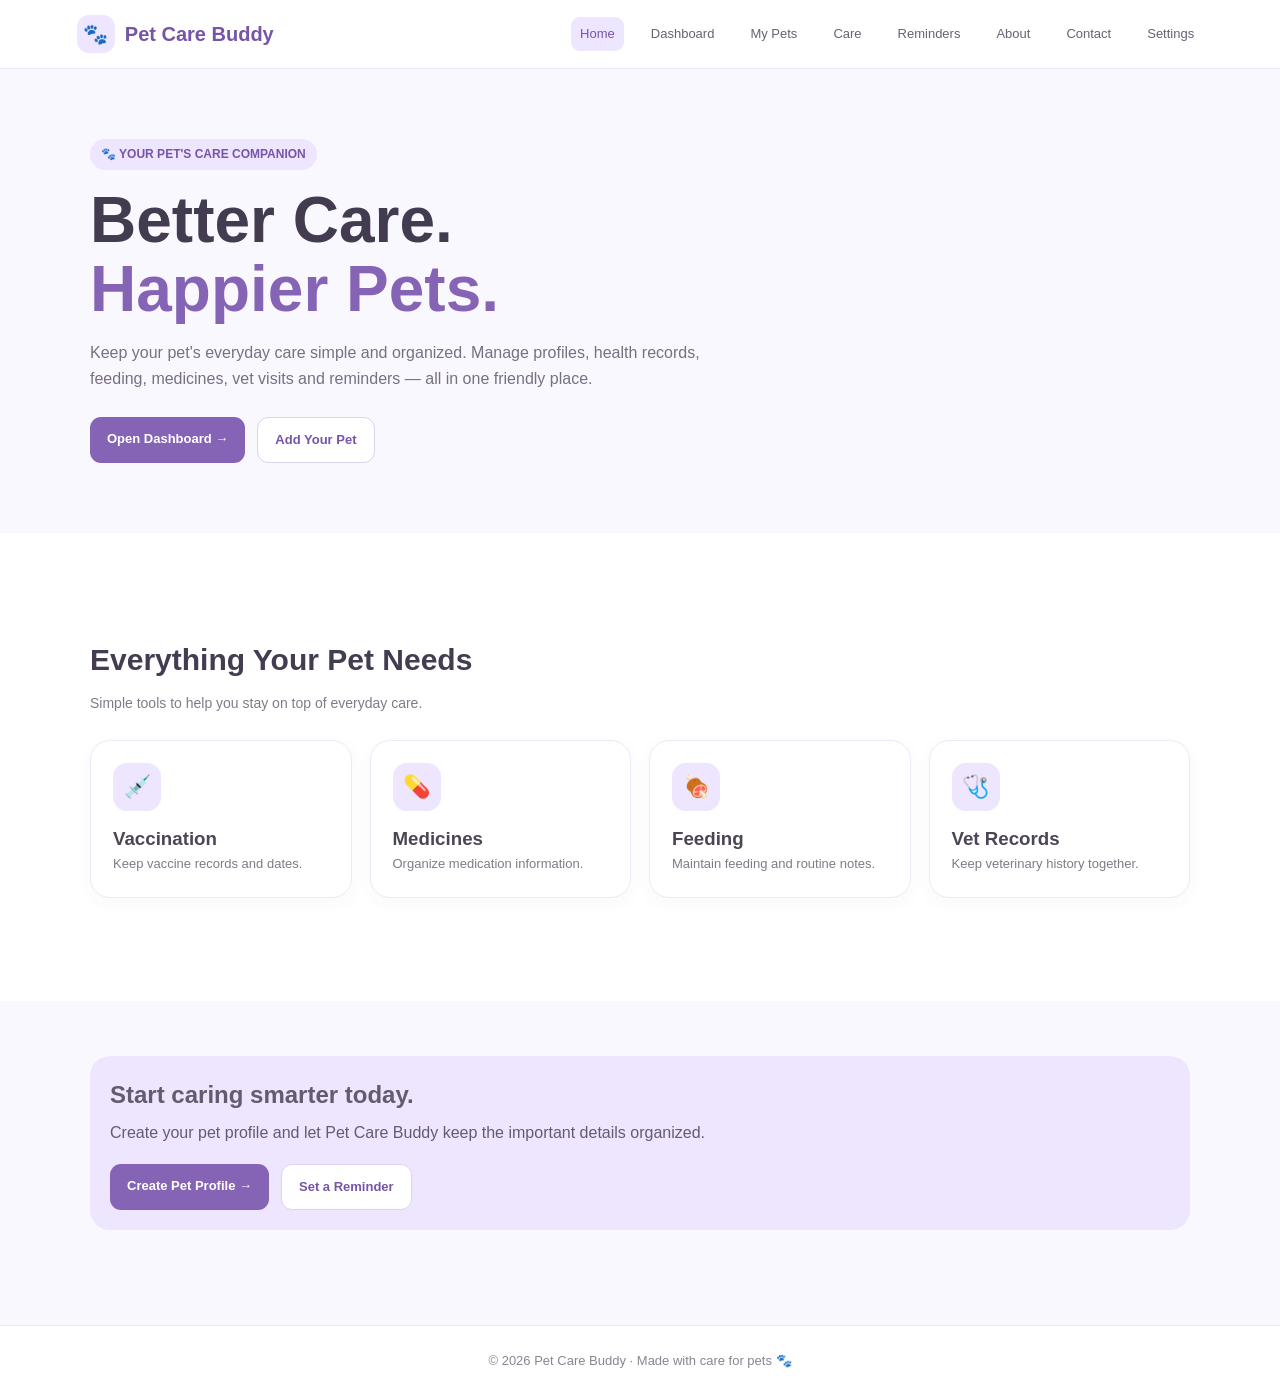
<file: index.html>
<!doctype html><html lang="en"><head><meta charset="utf-8"><meta name="viewport" content="width=device-width,initial-scale=1"><meta name="description" content="Pet Care Buddy helps pet parents manage pets, health records, feeding and reminders."><title>Pet Care Buddy — Better Care, Happier Pets</title><link rel="stylesheet" href="app.css"><script src="app.js"></script></head><body><script>document.write(nav('home'))</script><main><section class="container hero"><span class="eyebrow">🐾 YOUR PET'S CARE COMPANION</span><h1>Better Care.<br><span>Happier Pets.</span></h1><p>Keep your pet's everyday care simple and organized. Manage profiles, health records, feeding, medicines, vet visits and reminders — all in one friendly place.</p><div class="buttons"><a class="btn primary" href="dashboard.html">Open Dashboard →</a><a class="btn secondary" href="my-pet.html">Add Your Pet</a></div></section><section class="section" style="background:#fff"><div class="container"><h2 class="section-title">Everything Your Pet Needs</h2><p class="section-sub">Simple tools to help you stay on top of everyday care.</p><div class="grid grid-4" style="margin-top:25px"><a class="card" href="care.html"><div class="icon">💉</div><h3>Vaccination</h3><p class="muted">Keep vaccine records and dates.</p></a><a class="card" href="care.html"><div class="icon">💊</div><h3>Medicines</h3><p class="muted">Organize medication information.</p></a><a class="card" href="care.html"><div class="icon">🍖</div><h3>Feeding</h3><p class="muted">Maintain feeding and routine notes.</p></a><a class="card" href="care.html"><div class="icon">🩺</div><h3>Vet Records</h3><p class="muted">Keep veterinary history together.</p></a></div></div></section><section class="container section"><div class="tip"><h2>Start caring smarter today.</h2><p style="margin-top:6px">Create your pet profile and let Pet Care Buddy keep the important details organized.</p><div class="buttons" style="margin-top:18px"><a class="btn primary" href="my-pet.html">Create Pet Profile →</a><a class="btn secondary" href="reminders.html">Set a Reminder</a></div></div></section></main><script>document.write(footer())</script></body></html>
</file>
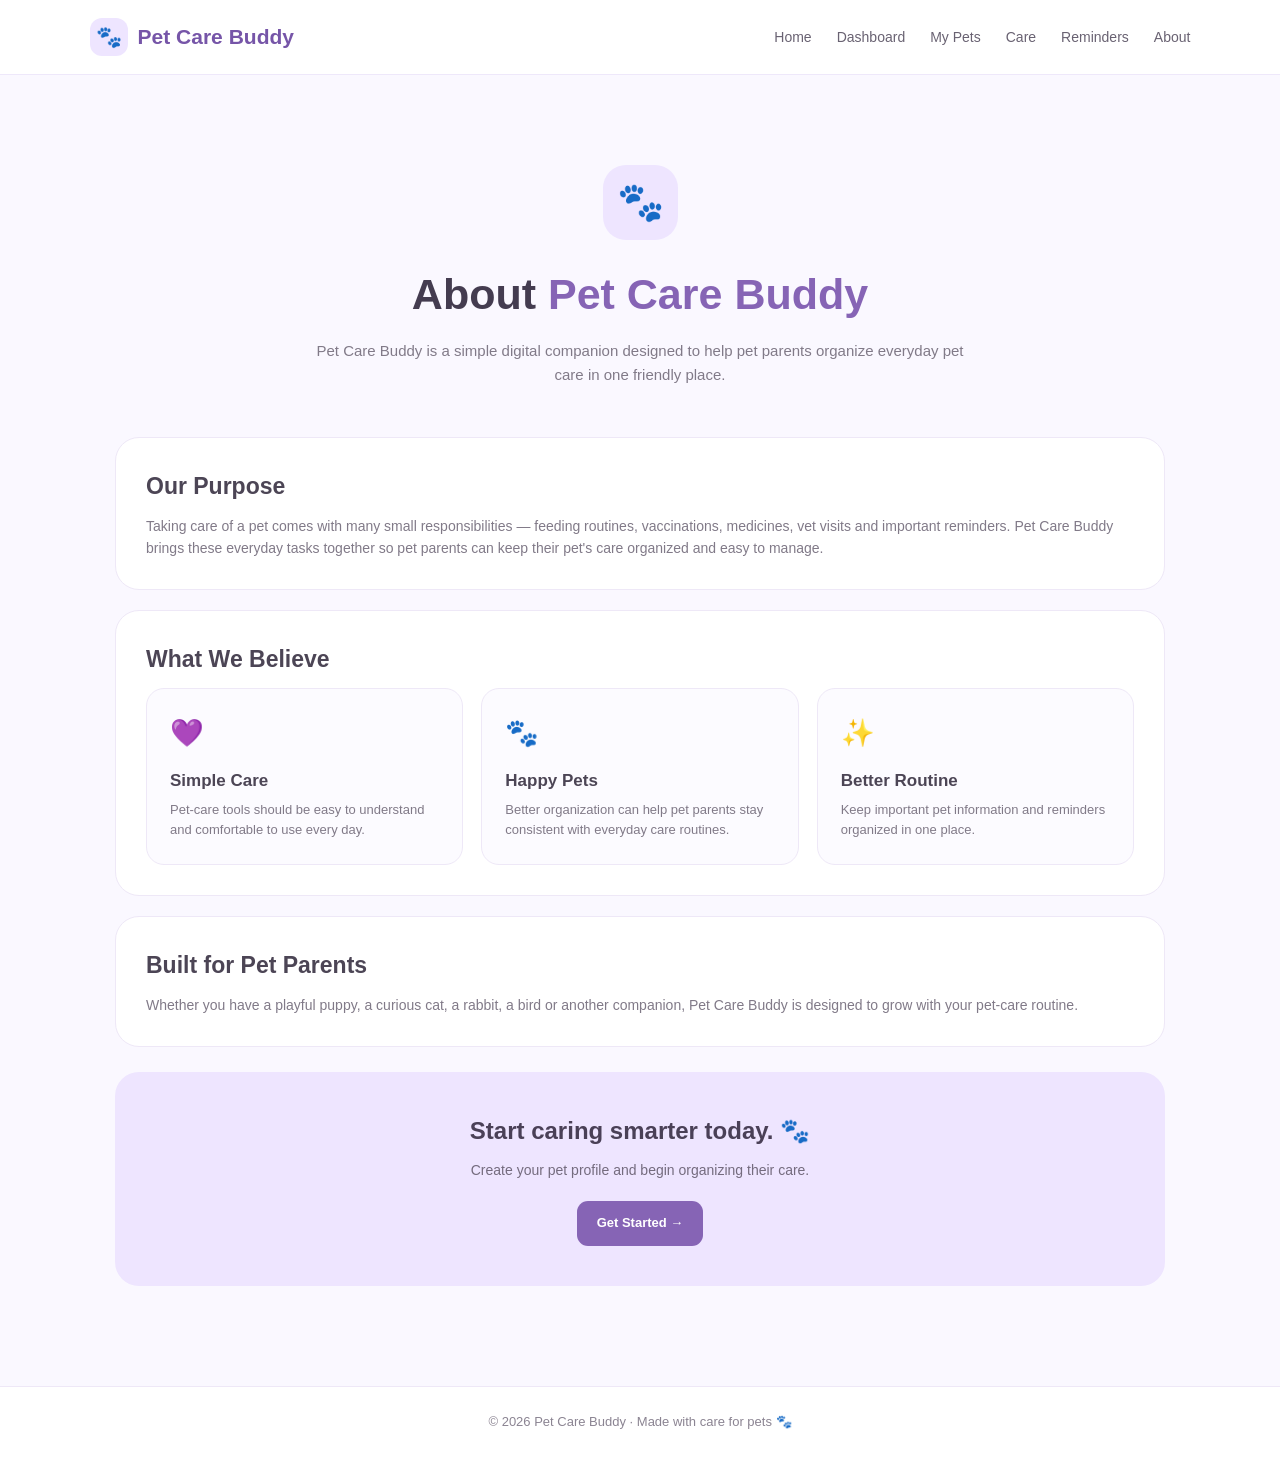
<file: about.html>
<!DOCTYPE html>
<html lang="en">
<head>
<meta charset="UTF-8">
<meta name="viewport" content="width=device-width, initial-scale=1.0">
<title>About | Pet Care Buddy</title>

<style>
*{box-sizing:border-box;margin:0;padding:0;font-family:Arial,sans-serif}

body{
  background:#faf8ff;
  color:#514b5f;
  line-height:1.6;
}

header{
  padding:18px 7%;
  background:white;
  border-bottom:1px solid #eee8fa;
  display:flex;
  align-items:center;
  justify-content:space-between;
}

.logo{
  display:flex;
  align-items:center;
  gap:10px;
  color:#7655a8;
  font-size:21px;
  font-weight:700;
}

.logo-icon{
  width:38px;
  height:38px;
  border-radius:12px;
  background:#eee5ff;
  display:flex;
  align-items:center;
  justify-content:center;
}

nav{
  display:flex;
  gap:25px;
}

nav a{
  text-decoration:none;
  color:#696272;
  font-size:14px;
}

nav a:hover{
  color:#7655a8;
}

.container{
  width:86%;
  max-width:1050px;
  margin:auto;
  padding:55px 0;
}

.hero{
  text-align:center;
  padding:35px 10px 50px;
}

.hero-icon{
  width:75px;
  height:75px;
  border-radius:23px;
  background:#eee5ff;
  display:flex;
  align-items:center;
  justify-content:center;
  font-size:38px;
  margin:0 auto 20px;
}

.hero h1{
  color:#443c50;
  font-size:43px;
  margin-bottom:10px;
}

.hero h1 span{
  color:#8664b5;
}

.hero p{
  max-width:650px;
  margin:auto;
  color:#817a88;
  font-size:15px;
}

.section{
  background:white;
  border:1px solid #eee8f7;
  border-radius:24px;
  padding:30px;
  margin-bottom:20px;
}

.section h2{
  color:#4c4555;
  font-size:23px;
  margin-bottom:10px;
}

.section p{
  color:#817a88;
  font-size:14px;
}

.values{
  display:grid;
  grid-template-columns:repeat(3,1fr);
  gap:18px;
}

.value{
  background:#fcfbff;
  border:1px solid #eee8f7;
  border-radius:18px;
  padding:23px;
}

.value-icon{
  font-size:27px;
  margin-bottom:12px;
}

.value h3{
  color:#4c4555;
  font-size:17px;
  margin-bottom:5px;
}

.value p{
  color:#817a88;
  font-size:13px;
}

.cta{
  text-align:center;
  background:#eee5ff;
  border-radius:24px;
  padding:40px 25px;
  margin-top:25px;
}

.cta h2{
  color:#4a4057;
  margin-bottom:8px;
}

.cta p{
  color:#746b7e;
  font-size:14px;
  margin-bottom:20px;
}

.btn{
  display:inline-block;
  text-decoration:none;
  background:#8664b5;
  color:white;
  padding:12px 20px;
  border-radius:11px;
  font-size:13px;
  font-weight:600;
}

footer{
  text-align:center;
  padding:25px;
  background:white;
  border-top:1px solid #eee8f7;
  color:#8b8492;
  font-size:13px;
  margin-top:45px;
}

@media(max-width:700px){
  nav{display:none}
  .container{width:90%;padding:40px 0}
  .hero h1{font-size:34px}
  .values{grid-template-columns:1fr}
}
</style>
</head>

<body>

<header>

<div class="logo">
<div class="logo-icon">🐾</div>
Pet Care Buddy
</div>

<nav>
<a href="index.html">Home</a>
<a href="dashboard.html">Dashboard</a>
<a href="my-pet.html">My Pets</a>
<a href="care.html">Care</a>
<a href="reminders.html">Reminders</a>
<a href="about.html">About</a>
</nav>

</header>

<main class="container">

<section class="hero">

<div class="hero-icon">🐾</div>

<h1>About <span>Pet Care Buddy</span></h1>

<p>
Pet Care Buddy is a simple digital companion designed to help
pet parents organize everyday pet care in one friendly place.
</p>

</section>


<section class="section">

<h2>Our Purpose</h2>

<p>
Taking care of a pet comes with many small responsibilities —
feeding routines, vaccinations, medicines, vet visits and
important reminders. Pet Care Buddy brings these everyday
tasks together so pet parents can keep their pet's care
organized and easy to manage.
</p>

</section>


<section class="section">

<h2>What We Believe</h2>

<div class="values">

<div class="value">
<div class="value-icon">💜</div>
<h3>Simple Care</h3>
<p>
Pet-care tools should be easy to understand and comfortable
to use every day.
</p>
</div>

<div class="value">
<div class="value-icon">🐾</div>
<h3>Happy Pets</h3>
<p>
Better organization can help pet parents stay consistent
with everyday care routines.
</p>
</div>

<div class="value">
<div class="value-icon">✨</div>
<h3>Better Routine</h3>
<p>
Keep important pet information and reminders organized in
one place.
</p>
</div>

</div>

</section>


<section class="section">

<h2>Built for Pet Parents</h2>

<p>
Whether you have a playful puppy, a curious cat, a rabbit,
a bird or another companion, Pet Care Buddy is designed to
grow with your pet-care routine.
</p>

</section>


<section class="cta">

<h2>Start caring smarter today. 🐾</h2>

<p>
Create your pet profile and begin organizing their care.
</p>

<a href="my-pet.html" class="btn">
Get Started →
</a>

</section>

</main>


<footer>
© 2026 Pet Care Buddy · Made with care for pets 🐾
</footer>

</body>
</html>
</file>
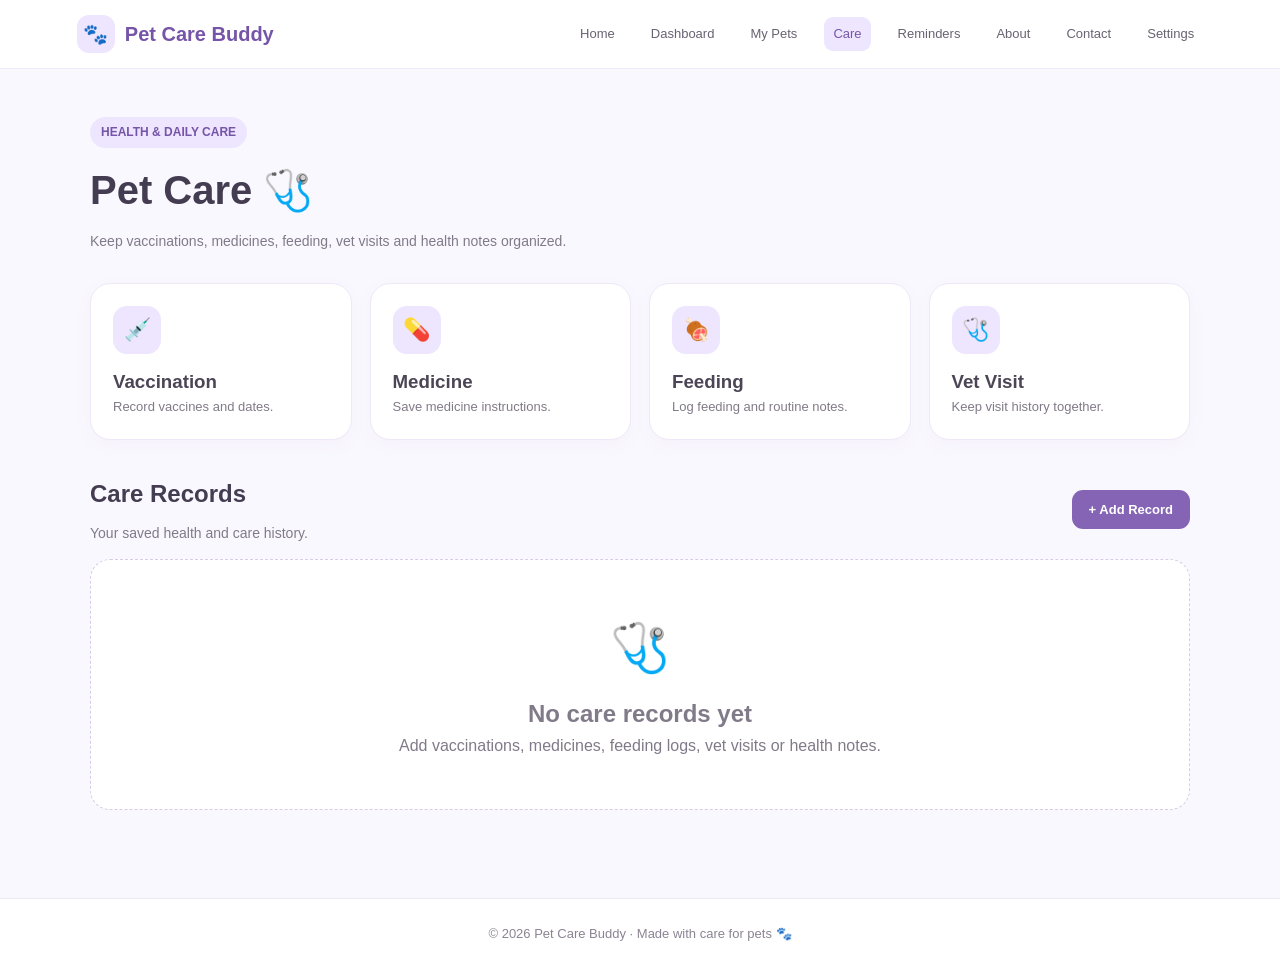
<file: care.html>
<!doctype html><html lang="en"><head><meta charset="utf-8"><meta name="viewport" content="width=device-width,initial-scale=1"><title>Pet Care | Pet Care Buddy</title><link rel="stylesheet" href="app.css"><script src="app.js"></script></head><body><script>document.write(nav('care'))</script><main class="container"><div style="margin-bottom:30px"><span class="eyebrow">HEALTH & DAILY CARE</span><h1 class="section-title" style="font-size:40px;margin-top:10px">Pet Care 🩺</h1><p class="section-sub">Keep vaccinations, medicines, feeding, vet visits and health notes organized.</p></div><div class="grid grid-4" style="margin-bottom:25px"><div class="card"><div class="icon">💉</div><h3>Vaccination</h3><p class="muted">Record vaccines and dates.</p></div><div class="card"><div class="icon">💊</div><h3>Medicine</h3><p class="muted">Save medicine instructions.</p></div><div class="card"><div class="icon">🍖</div><h3>Feeding</h3><p class="muted">Log feeding and routine notes.</p></div><div class="card"><div class="icon">🩺</div><h3>Vet Visit</h3><p class="muted">Keep visit history together.</p></div></div><div style="display:flex;justify-content:space-between;align-items:center;gap:15px;margin:35px 0 15px"><div><h2 class="section-title" style="font-size:24px">Care Records</h2><p class="section-sub">Your saved health and care history.</p></div><button class="primary" onclick="openAddCare()">+ Add Record</button></div><div id="careRecords" class="grid"></div></main><div id="careModal" class="modal"><div class="modal-box"><h2>Care Record</h2><div id="careModalContent"></div></div></div><script>renderCare();document.write(footer())</script></body></html>
</file>
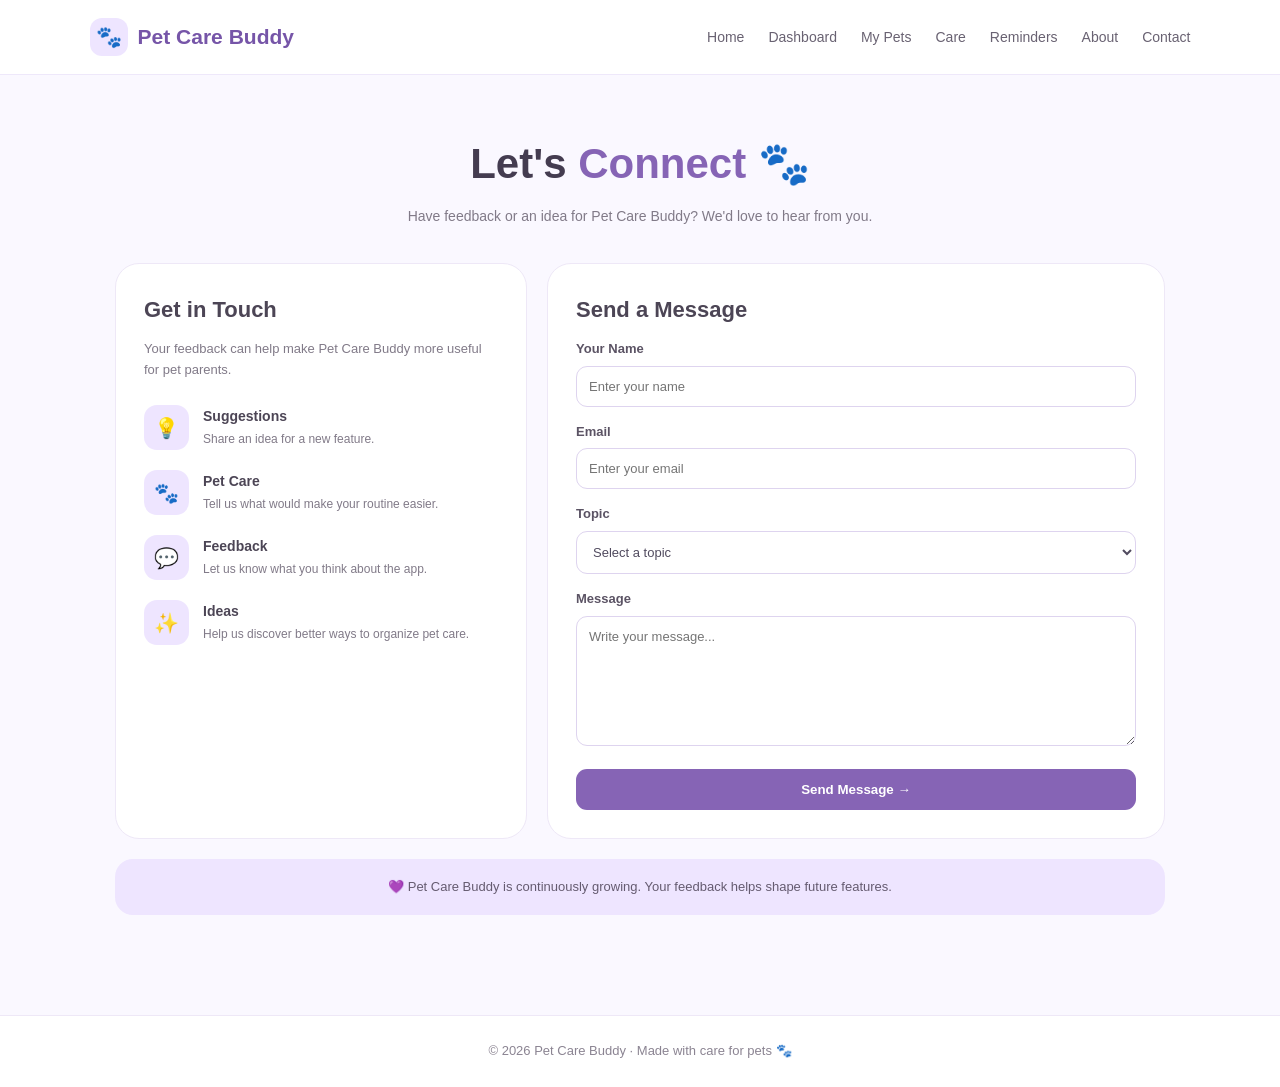
<file: contact.html>
<!DOCTYPE html>
<html lang="en">
<head>
<meta charset="UTF-8">
<meta name="viewport" content="width=device-width, initial-scale=1.0">
<title>Contact | Pet Care Buddy</title>

<style>
*{box-sizing:border-box;margin:0;padding:0;font-family:Arial,sans-serif}

body{background:#faf8ff;color:#514b5f;line-height:1.6}

header{
padding:18px 7%;
background:white;
border-bottom:1px solid #eee8fa;
display:flex;
align-items:center;
justify-content:space-between
}

.logo{
display:flex;
align-items:center;
gap:10px;
color:#7655a8;
font-size:21px;
font-weight:700
}

.logo-icon{
width:38px;
height:38px;
border-radius:12px;
background:#eee5ff;
display:flex;
align-items:center;
justify-content:center
}

nav{display:flex;gap:24px}

nav a{
text-decoration:none;
color:#696272;
font-size:14px
}

nav a:hover{color:#7655a8}

.container{
width:86%;
max-width:1050px;
margin:auto;
padding:55px 0
}

.hero{text-align:center;margin-bottom:35px}

.hero h1{
font-size:42px;
color:#443c50;
margin-bottom:8px
}

.hero h1 span{color:#8664b5}

.hero p{
color:#817a88;
font-size:14px
}

.contact-grid{
display:grid;
grid-template-columns:.8fr 1.2fr;
gap:20px
}

.info,.form{
background:white;
border:1px solid #eee8f7;
border-radius:24px;
padding:28px
}

.info h2,.form h2{
color:#4c4555;
font-size:22px;
margin-bottom:12px
}

.info>p{
font-size:13px;
color:#817a88;
margin-bottom:25px
}

.info-item{
display:flex;
gap:14px;
margin-bottom:20px
}

.info-icon{
width:45px;
height:45px;
border-radius:13px;
background:#eee5ff;
display:flex;
align-items:center;
justify-content:center;
font-size:20px;
flex-shrink:0
}

.info-item h3{
font-size:14px;
color:#4c4555;
margin-bottom:2px
}

.info-item p{
font-size:12px;
color:#817a88
}

label{
display:block;
font-size:13px;
font-weight:600;
color:#5b5364;
margin-bottom:6px
}

input,textarea,select{
width:100%;
border:1px solid #ded4ef;
border-radius:11px;
padding:12px;
margin-bottom:15px;
outline:none;
color:#514b5f;
background:#fff;
font-size:13px
}

input:focus,textarea:focus,select:focus{
border-color:#a98bca
}

textarea{
height:130px;
resize:vertical
}

button{
width:100%;
border:0;
border-radius:11px;
padding:13px;
background:#8664b5;
color:white;
font-weight:600;
cursor:pointer
}

button:hover{background:#7655a8}

.success{
display:none;
margin-top:15px;
padding:12px;
border-radius:10px;
background:#eee5ff;
color:#675477;
font-size:13px;
text-align:center
}

.note{
margin-top:20px;
background:#eee5ff;
border-radius:18px;
padding:18px;
font-size:13px;
color:#655b70;
text-align:center
}

footer{
text-align:center;
padding:25px;
background:white;
border-top:1px solid #eee8f7;
color:#8b8492;
font-size:13px;
margin-top:45px
}

@media(max-width:700px){
nav{display:none}
.container{width:90%;padding:40px 0}
.hero h1{font-size:34px}
.contact-grid{grid-template-columns:1fr}
}
</style>
</head>

<body>

<header>

<div class="logo">
<div class="logo-icon">🐾</div>
Pet Care Buddy
</div>

<nav>
<a href="index.html">Home</a>
<a href="dashboard.html">Dashboard</a>
<a href="my-pet.html">My Pets</a>
<a href="care.html">Care</a>
<a href="reminders.html">Reminders</a>
<a href="about.html">About</a>
<a href="contact.html">Contact</a>
</nav>

</header>

<main class="container">

<section class="hero">
<h1>Let's <span>Connect</span> 🐾</h1>
<p>Have feedback or an idea for Pet Care Buddy? We'd love to hear from you.</p>
</section>

<section class="contact-grid">

<div class="info">

<h2>Get in Touch</h2>

<p>
Your feedback can help make Pet Care Buddy more useful for
pet parents.
</p>

<div class="info-item">
<div class="info-icon">💡</div>
<div>
<h3>Suggestions</h3>
<p>Share an idea for a new feature.</p>
</div>
</div>

<div class="info-item">
<div class="info-icon">🐾</div>
<div>
<h3>Pet Care</h3>
<p>Tell us what would make your routine easier.</p>
</div>
</div>

<div class="info-item">
<div class="info-icon">💬</div>
<div>
<h3>Feedback</h3>
<p>Let us know what you think about the app.</p>
</div>
</div>

<div class="info-item">
<div class="info-icon">✨</div>
<div>
<h3>Ideas</h3>
<p>Help us discover better ways to organize pet care.</p>
</div>
</div>

</div>

<div class="form">

<h2>Send a Message</h2>

<form id="contactForm">

<label for="name">Your Name</label>
<input id="name" type="text" placeholder="Enter your name" required>

<label for="email">Email</label>
<input id="email" type="email" placeholder="Enter your email" required>

<label for="topic">Topic</label>
<select id="topic" required>
<option value="">Select a topic</option>
<option>Feedback</option>
<option>Suggestion</option>
<option>Bug Report</option>
<option>Other</option>
</select>

<label for="message">Message</label>
<textarea id="message" placeholder="Write your message..." required></textarea>

<button type="submit">Send Message →</button>

</form>

<div class="success" id="success">
✓ Thanks! Your message has been saved on this device.
</div>

</div>

</section>

<div class="note">
💜 Pet Care Buddy is continuously growing. Your feedback helps shape future features.
</div>

</main>

<footer>
© 2026 Pet Care Buddy · Made with care for pets 🐾
</footer>

<script>
document.getElementById("contactForm").addEventListener("submit",function(e){

e.preventDefault();

const message={
name:document.getElementById("name").value,
email:document.getElementById("email").value,
topic:document.getElementById("topic").value,
message:document.getElementById("message").value,
date:new Date().toISOString()
};

let messages=JSON.parse(localStorage.getItem("contactMessages"))||[];

messages.push(message);

localStorage.setItem("contactMessages",JSON.stringify(messages));

document.getElementById("contactForm").reset();

document.getElementById("success").style.display="block";

setTimeout(function(){
document.getElementById("success").style.display="none";
},4000);

});
</script>

</body>
</html>
</file>
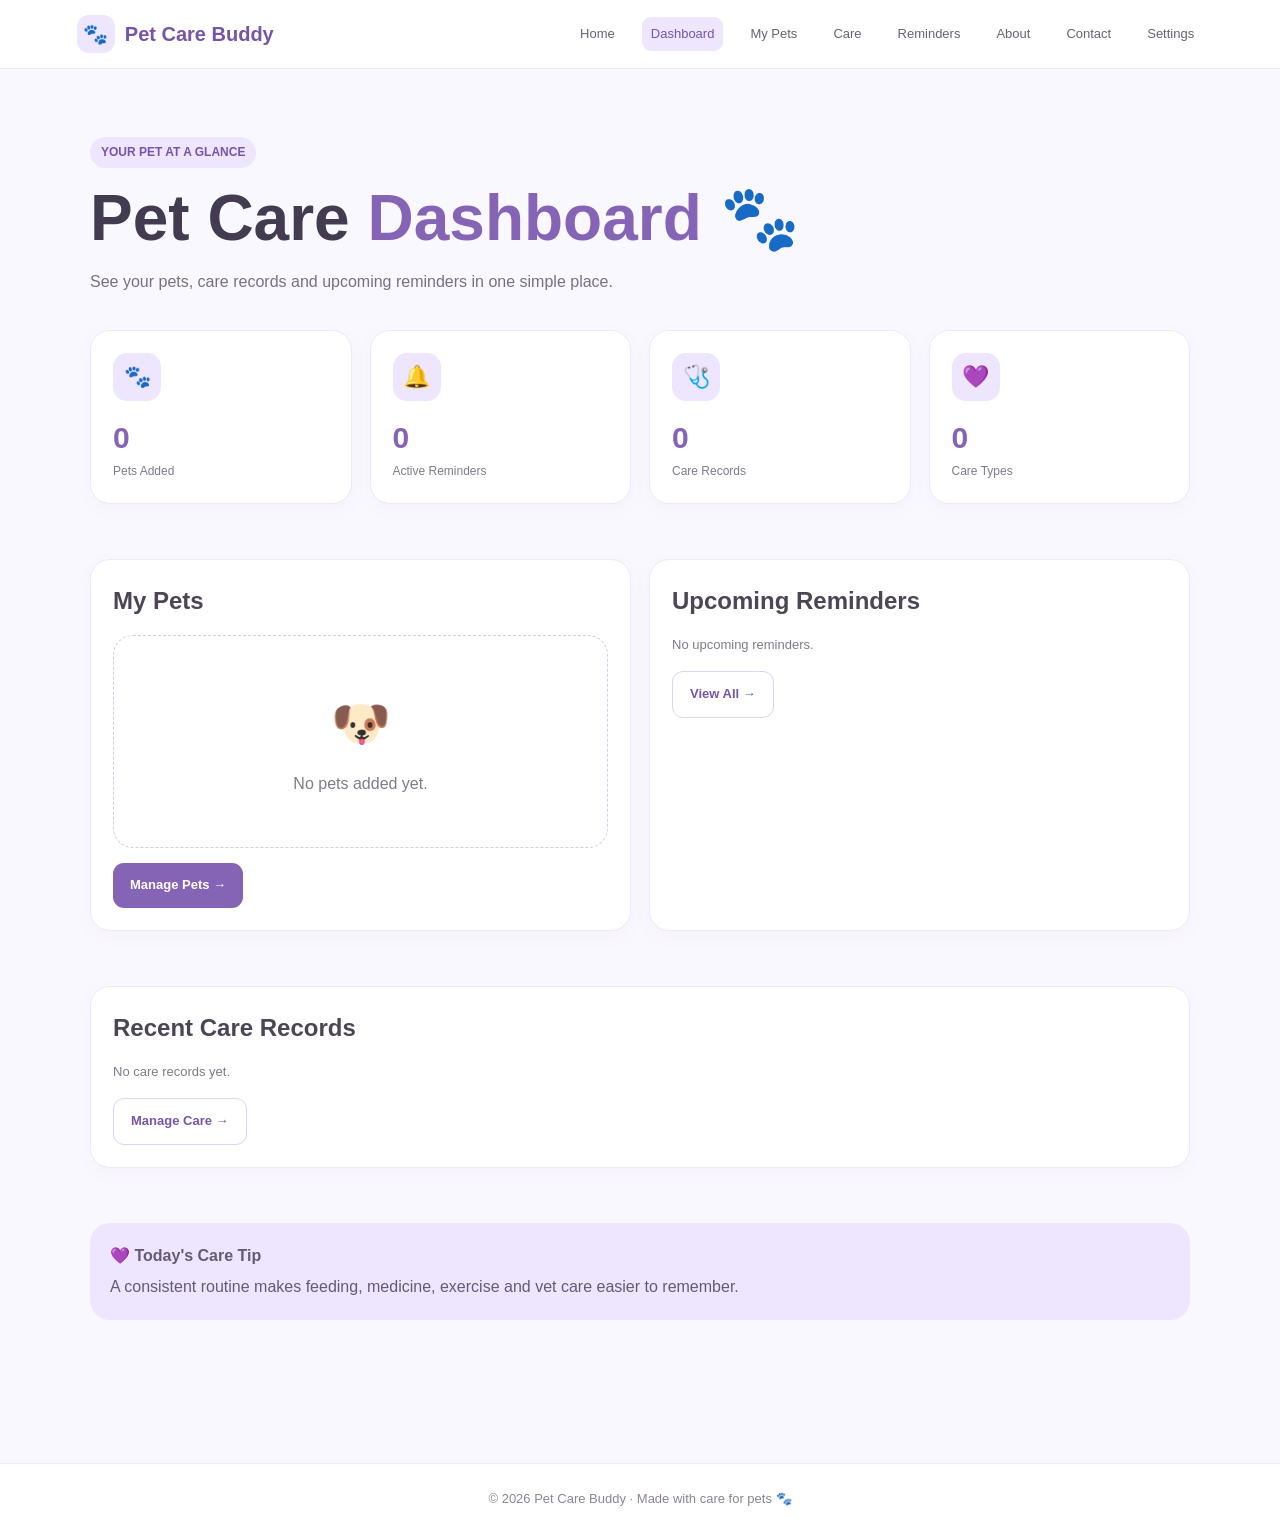
<file: dashboard.html>
<!doctype html><html lang="en"><head><meta charset="utf-8"><meta name="viewport" content="width=device-width,initial-scale=1"><title>Dashboard | Pet Care Buddy</title><link rel="stylesheet" href="app.css"><script src="app.js"></script></head><body><script>document.write(nav('dashboard'))</script><main class="container"><div class="hero" style="padding:20px 0 35px"><span class="eyebrow">YOUR PET AT A GLANCE</span><h1>Pet Care <span>Dashboard</span> 🐾</h1><p>See your pets, care records and upcoming reminders in one simple place.</p></div><div class="grid grid-4" id="stats"></div><section class="section"><div class="grid grid-2"><div class="card"><h2>My Pets</h2><div id="petSummary" style="margin-top:15px"></div><a class="btn primary" style="display:inline-block;margin-top:15px" href="my-pet.html">Manage Pets →</a></div><div class="card"><h2>Upcoming Reminders</h2><div id="upcoming" style="margin-top:15px"></div><a class="btn secondary" style="display:inline-block;margin-top:15px" href="reminders.html">View All →</a></div></div></section><section><div class="card"><h2>Recent Care Records</h2><div id="recentCare" style="margin-top:15px"></div><a class="btn secondary" style="display:inline-block;margin-top:15px" href="care.html">Manage Care →</a></div></section><section class="section"><div class="tip"><strong>💜 Today's Care Tip</strong><p style="margin-top:6px">A consistent routine makes feeding, medicine, exercise and vet care easier to remember.</p></div></section></main><script>(function(){const pets=petList(),rs=read(KEYS.reminders).filter(r=>!r.completed),care=read(KEYS.care);document.getElementById('stats').innerHTML=[['🐾',pets.length,'Pets Added'],['🔔',rs.length,'Active Reminders'],['🩺',care.length,'Care Records'],['💜',new Set(care.map(r=>r.type)).size,'Care Types']].map(x=>`<div class="card"><div class="icon">${x[0]}</div><div class="stat">${x[1]}</div><div class="label">${x[2]}</div></div>`).join('');document.getElementById('petSummary').innerHTML=pets.length?pets.map(p=>`<div style="display:flex;align-items:center;gap:12px;padding:10px 0;border-bottom:1px solid #eee8f7"><span style="font-size:30px">${emoji(p.type)}</span><div><strong>${esc(p.name)}</strong><div class="muted">${esc(p.breed||p.type)} · ${esc(p.age)} years</div></div></div>`).join(''):`<div class="empty"><span class="big">🐶</span><p>No pets added yet.</p></div>`;document.getElementById('upcoming').innerHTML=rs.slice(0,4).map(r=>{const p=petById(r.petId);return `<div style="padding:10px 0;border-bottom:1px solid #eee8f7"><strong>${esc(r.title)}</strong><div class="muted">${esc(p?.name||'All pets')} · ${new Date(r.date+'T00:00').toLocaleDateString('en-IN')}</div></div>`}).join('')||'<p class="muted">No upcoming reminders.</p>';document.getElementById('recentCare').innerHTML=care.slice().sort((a,b)=>b.date.localeCompare(a.date)).slice(0,5).map(r=>`<div style="padding:10px 0;border-bottom:1px solid #eee8f7"><strong>${esc(r.title)}</strong><div class="muted">${esc(petById(r.petId)?.name||'Unknown pet')} · ${esc(r.type)} · ${new Date(r.date+'T00:00').toLocaleDateString('en-IN')}</div></div>`).join('')||'<p class="muted">No care records yet.</p>';})()</script><script>document.write(footer())</script></body></html>
</file>
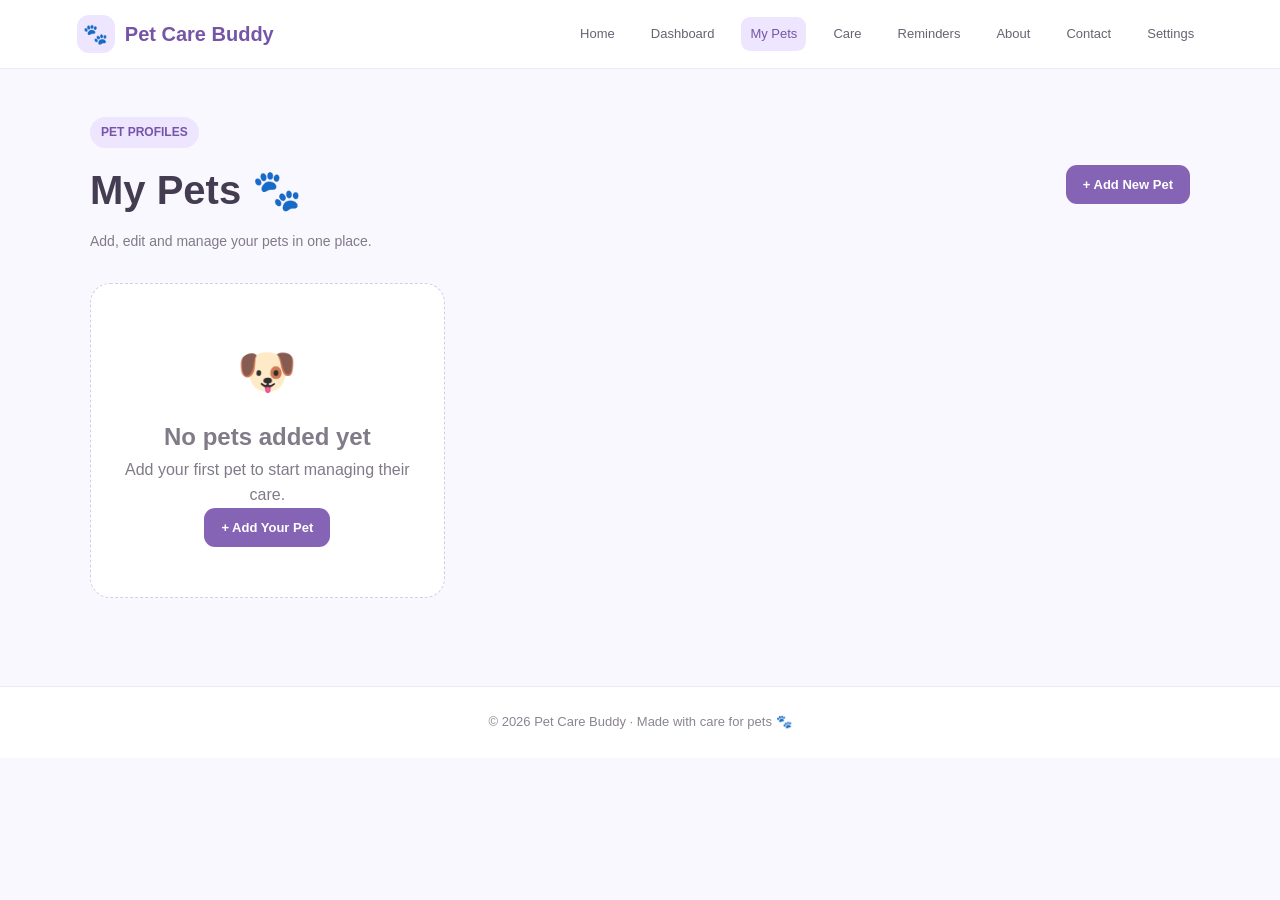
<file: my-pet.html>
<!doctype html><html lang="en"><head><meta charset="utf-8"><meta name="viewport" content="width=device-width,initial-scale=1"><title>My Pets | Pet Care Buddy</title><link rel="stylesheet" href="app.css"><script src="app.js"></script></head><body><script>document.write(nav('pets'))</script><main class="container"><div class="top-mobile" style="display:flex;justify-content:space-between;align-items:center;gap:20px;margin-bottom:30px"><div><span class="eyebrow">PET PROFILES</span><h1 class="section-title" style="font-size:40px;margin-top:10px">My Pets 🐾</h1><p class="section-sub">Add, edit and manage your pets in one place.</p></div><button class="primary" onclick="openAddPet()">+ Add New Pet</button></div><div id="pets" class="grid grid-3"></div></main><div id="petModal" class="modal"><div class="modal-box"><h2>Pet Profile</h2><div id="petModalContent"></div></div></div><script>renderPets();document.write(footer())</script></body></html>
</file>
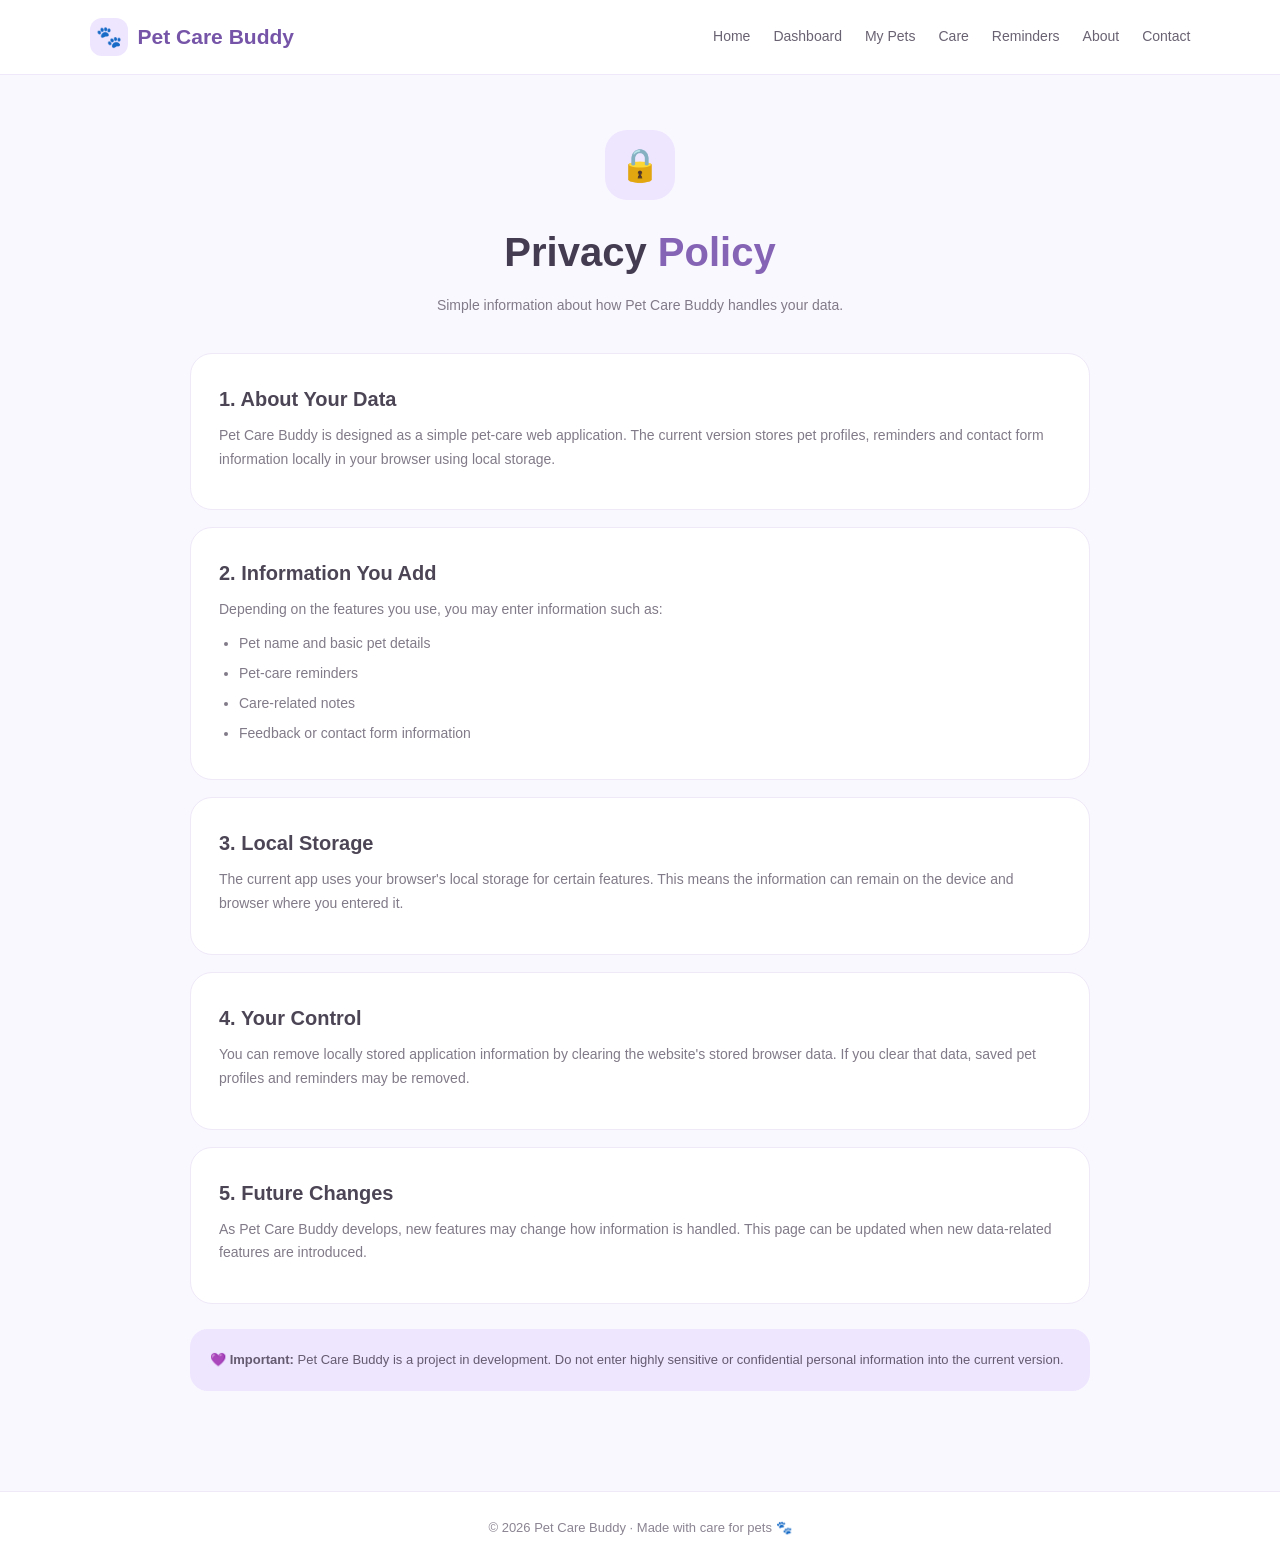
<file: privacy.html>
<!DOCTYPE html>
<html lang="en">
<head>
<meta charset="UTF-8">
<meta name="viewport" content="width=device-width, initial-scale=1.0">
<title>Privacy | Pet Care Buddy</title>

<style>
*{box-sizing:border-box;margin:0;padding:0;font-family:Arial,sans-serif}

body{
background:#faf8ff;
color:#514b5f;
line-height:1.7
}

header{
padding:18px 7%;
background:white;
border-bottom:1px solid #eee8fa;
display:flex;
align-items:center;
justify-content:space-between
}

.logo{
display:flex;
align-items:center;
gap:10px;
color:#7655a8;
font-size:21px;
font-weight:700
}

.logo-icon{
width:38px;
height:38px;
border-radius:12px;
background:#eee5ff;
display:flex;
align-items:center;
justify-content:center
}

nav{
display:flex;
gap:23px
}

nav a{
text-decoration:none;
color:#696272;
font-size:14px
}

nav a:hover{color:#7655a8}

.container{
width:86%;
max-width:900px;
margin:auto;
padding:55px 0
}

.hero{
text-align:center;
margin-bottom:35px
}

.hero-icon{
width:70px;
height:70px;
border-radius:22px;
background:#eee5ff;
display:flex;
align-items:center;
justify-content:center;
font-size:32px;
margin:0 auto 18px
}

.hero h1{
font-size:40px;
color:#443c50;
margin-bottom:8px
}

.hero h1 span{color:#8664b5}

.hero p{
font-size:14px;
color:#817a88
}

.card{
background:white;
border:1px solid #eee8f7;
border-radius:22px;
padding:28px;
margin-bottom:17px
}

.card h2{
font-size:20px;
color:#4c4555;
margin-bottom:8px
}

.card p{
font-size:14px;
color:#817a88;
margin-bottom:10px
}

.card ul{
padding-left:20px;
color:#817a88;
font-size:14px
}

.card li{
margin-bottom:6px
}

.notice{
background:#eee5ff;
border-radius:18px;
padding:20px;
color:#655b70;
font-size:13px;
margin-top:25px
}

footer{
text-align:center;
padding:25px;
background:white;
border-top:1px solid #eee8f7;
color:#8b8492;
font-size:13px;
margin-top:45px
}

@media(max-width:700px){
nav{display:none}
.container{width:90%;padding:40px 0}
.hero h1{font-size:33px}
}
</style>
</head>

<body>

<header>

<div class="logo">
<div class="logo-icon">🐾</div>
Pet Care Buddy
</div>

<nav>
<a href="index.html">Home</a>
<a href="dashboard.html">Dashboard</a>
<a href="my-pet.html">My Pets</a>
<a href="care.html">Care</a>
<a href="reminders.html">Reminders</a>
<a href="about.html">About</a>
<a href="contact.html">Contact</a>
</nav>

</header>

<main class="container">

<section class="hero">

<div class="hero-icon">🔒</div>

<h1>Privacy <span>Policy</span></h1>

<p>Simple information about how Pet Care Buddy handles your data.</p>

</section>

<section class="card">

<h2>1. About Your Data</h2>

<p>
Pet Care Buddy is designed as a simple pet-care web application.
The current version stores pet profiles, reminders and contact
form information locally in your browser using local storage.
</p>

</section>

<section class="card">

<h2>2. Information You Add</h2>

<p>
Depending on the features you use, you may enter information such as:
</p>

<ul>
<li>Pet name and basic pet details</li>
<li>Pet-care reminders</li>
<li>Care-related notes</li>
<li>Feedback or contact form information</li>
</ul>

</section>

<section class="card">

<h2>3. Local Storage</h2>

<p>
The current app uses your browser's local storage for certain
features. This means the information can remain on the device
and browser where you entered it.
</p>

</section>

<section class="card">

<h2>4. Your Control</h2>

<p>
You can remove locally stored application information by clearing
the website's stored browser data. If you clear that data, saved
pet profiles and reminders may be removed.
</p>

</section>

<section class="card">

<h2>5. Future Changes</h2>

<p>
As Pet Care Buddy develops, new features may change how information
is handled. This page can be updated when new data-related features
are introduced.
</p>

</section>

<div class="notice">
💜 <strong>Important:</strong> Pet Care Buddy is a project in development.
Do not enter highly sensitive or confidential personal information
into the current version.
</div>

</main>

<footer>
© 2026 Pet Care Buddy · Made with care for pets 🐾
</footer>

</body>
</html>
</file>
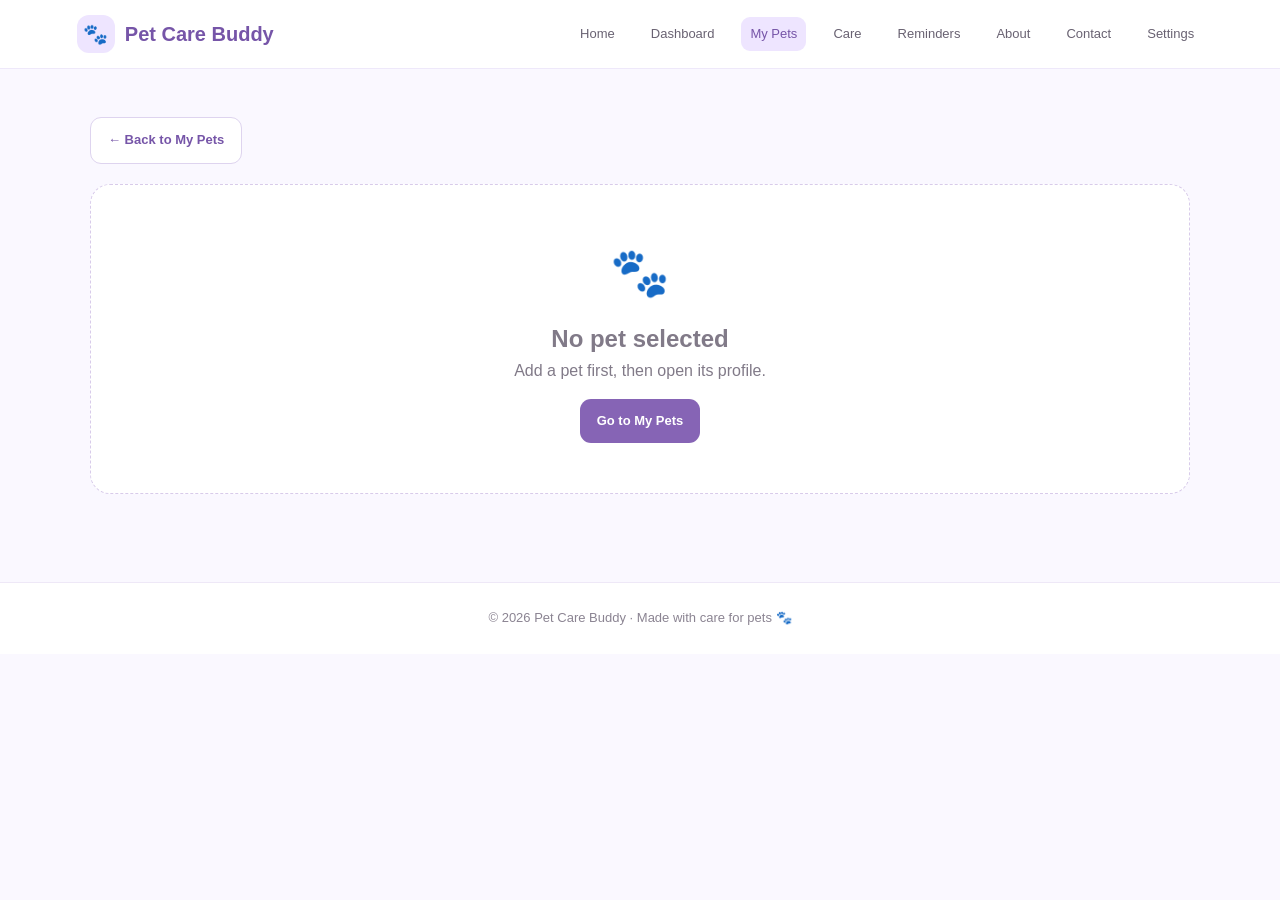
<file: profile.html>
<!doctype html><html lang="en"><head><meta charset="utf-8"><meta name="viewport" content="width=device-width,initial-scale=1"><title>Pet Profile | Pet Care Buddy</title><link rel="stylesheet" href="app.css"><script src="app.js"></script></head><body><script>document.write(nav('pets'))</script><main class="container"><a href="my-pet.html" class="btn secondary" style="display:inline-block;margin-bottom:20px">← Back to My Pets</a><div id="profile"></div></main><script>(function(){const id=new URLSearchParams(location.search).get('id');const p=id?petById(id):petList()[0];const c=document.getElementById('profile');if(!p){c.innerHTML='<div class="empty"><span class="big">🐾</span><h2>No pet selected</h2><p>Add a pet first, then open its profile.</p><a class="btn primary" style="display:inline-block;margin-top:15px" href="my-pet.html">Go to My Pets</a></div>';return}const records=read(KEYS.care).filter(r=>r.petId===p.id),reminders=read(KEYS.reminders).filter(r=>r.petId===p.id);c.innerHTML=`<section class="card" style="margin-bottom:20px"><div class="grid grid-2" style="align-items:center"><div><div class="avatar">${emoji(p.type)}</div></div><div><span class="badge">🐾 ACTIVE PROFILE</span><h1 class="section-title" style="font-size:40px;margin-top:10px">${esc(p.name)}</h1><p class="muted">${esc(p.type)} · ${esc(p.breed||'Breed not added')} · ${esc(p.age)} ${Number(p.age)===1?'year':'years'} · ${esc(p.gender)}</p>${p.notes?`<p class="muted" style="margin-top:12px">${esc(p.notes)}</p>`:''}<div class="actions"><a class="primary btn" href="my-pet.html">Edit Profile</a><a class="secondary btn" href="reminders.html">Add Reminder</a></div></div></div></section><div class="grid grid-3"><div class="card"><div class="icon">💉</div><h3>Vaccinations</h3><p class="muted">${records.filter(r=>r.type==='Vaccination').length} records</p></div><div class="card"><div class="icon">💊</div><h3>Medicines</h3><p class="muted">${records.filter(r=>r.type==='Medicine').length} records</p></div><div class="card"><div class="icon">🩺</div><h3>Vet Visits</h3><p class="muted">${records.filter(r=>r.type==='Vet Visit').length} records</p></div></div><section class="section"><div class="grid grid-2"><div class="card"><h2>Care History</h2><div style="margin-top:12px">${records.slice().sort((a,b)=>b.date.localeCompare(a.date)).slice(0,6).map(r=>`<div style="padding:10px 0;border-bottom:1px solid #eee8f7"><strong>${esc(r.title)}</strong><div class="muted">${esc(r.type)} · ${new Date(r.date+'T00:00').toLocaleDateString('en-IN')}</div></div>`).join('')||'<p class="muted">No records yet.</p>'}</div></div><div class="card"><h2>Reminders</h2><div style="margin-top:12px">${reminders.slice().sort((a,b)=>a.date.localeCompare(b.date)).slice(0,6).map(r=>`<div style="padding:10px 0;border-bottom:1px solid #eee8f7"><strong>${esc(r.title)}</strong><div class="muted">${new Date(r.date+'T00:00').toLocaleDateString('en-IN')} · ${r.completed?'Completed':'Pending'}</div></div>`).join('')||'<p class="muted">No reminders yet.</p>'}</div></div></div></section>`})()</script><script>document.write(footer())</script></body></html>
</file>
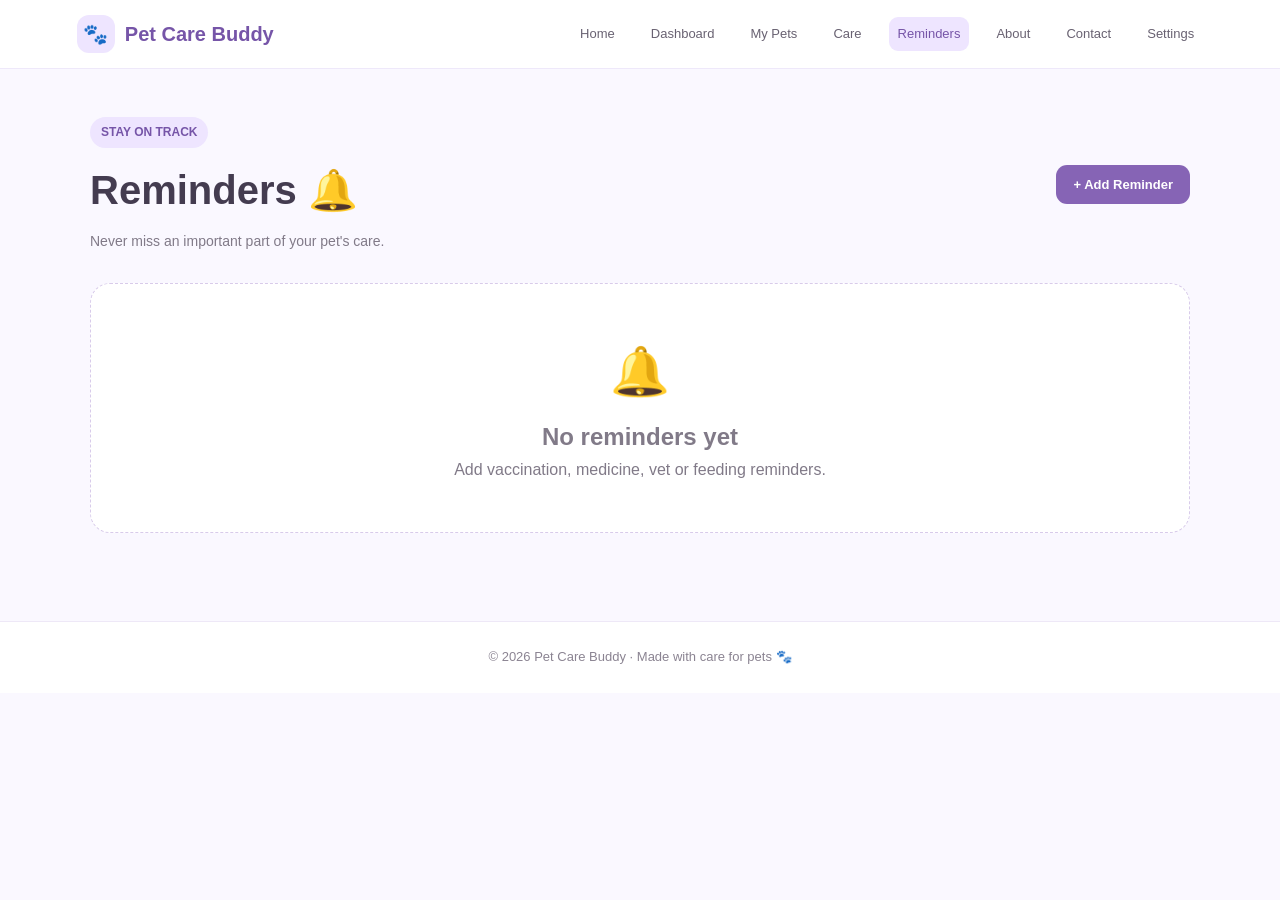
<file: reminders.html>
<!doctype html><html lang="en"><head><meta charset="utf-8"><meta name="viewport" content="width=device-width,initial-scale=1"><title>Reminders | Pet Care Buddy</title><link rel="stylesheet" href="app.css"><script src="app.js"></script></head><body><script>document.write(nav('reminders'))</script><main class="container"><div class="top-mobile" style="display:flex;justify-content:space-between;align-items:center;gap:20px;margin-bottom:30px"><div><span class="eyebrow">STAY ON TRACK</span><h1 class="section-title" style="font-size:40px;margin-top:10px">Reminders 🔔</h1><p class="section-sub">Never miss an important part of your pet's care.</p></div><button class="primary" onclick="openAddReminder()">+ Add Reminder</button></div><div id="reminders" class="grid"></div></main><div id="reminderModal" class="modal"><div class="modal-box"><h2>Reminder</h2><div id="reminderModalContent"></div></div></div><script>renderReminders();document.write(footer())</script></body></html>
</file>
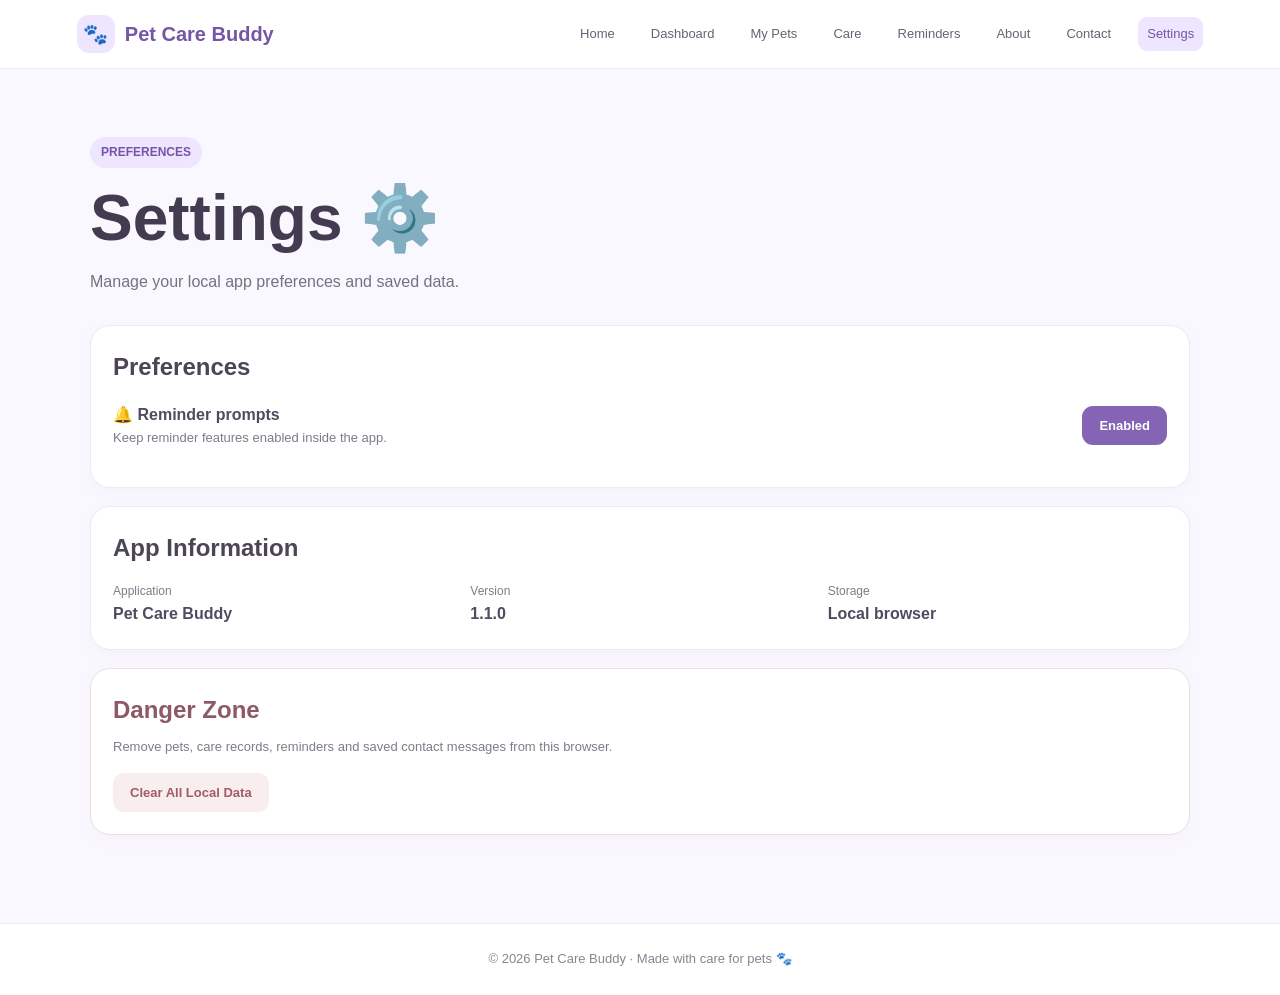
<file: settings.html>
<!doctype html><html lang="en"><head><meta charset="utf-8"><meta name="viewport" content="width=device-width,initial-scale=1"><title>Settings | Pet Care Buddy</title><link rel="stylesheet" href="app.css"><script src="app.js"></script></head><body><script>document.write(nav('settings'))</script><main class="container"><div class="hero" style="padding:20px 0 30px"><span class="eyebrow">PREFERENCES</span><h1>Settings ⚙️</h1><p>Manage your local app preferences and saved data.</p></div><section class="card"><h2>Preferences</h2><div style="display:flex;justify-content:space-between;align-items:center;padding:16px 0"><div><strong>🔔 Reminder prompts</strong><p class="muted">Keep reminder features enabled inside the app.</p></div><button id="remToggle" class="primary" onclick="toggleRem()">Enabled</button></div></section><section class="card" style="margin-top:18px"><h2>App Information</h2><div class="grid grid-3" style="margin-top:15px"><div><p class="label">Application</p><strong>Pet Care Buddy</strong></div><div><p class="label">Version</p><strong>1.1.0</strong></div><div><p class="label">Storage</p><strong>Local browser</strong></div></div></section><section class="card" style="margin-top:18px;border-color:#f0dddd"><h2 style="color:#8d5963">Danger Zone</h2><p class="muted" style="margin:8px 0 15px">Remove pets, care records, reminders and saved contact messages from this browser.</p><button class="danger" onclick="clearAll()">Clear All Local Data</button></section></main><script>let s=read(KEYS.settings,{reminders:true});function sync(){const b=document.getElementById('remToggle');b.textContent=s.reminders?'Enabled':'Disabled';b.className=s.reminders?'primary':'secondary'}function toggleRem(){s.reminders=!s.reminders;write(KEYS.settings,s);sync()}function clearAll(){if(!confirm('Clear all Pet Care Buddy data from this browser?'))return;[KEYS.pets,KEYS.reminders,KEYS.care,KEYS.messages].forEach(k=>localStorage.removeItem(k));toast('All local data cleared');setTimeout(()=>location.reload(),700)}sync();document.write(footer())</script></body></html>
</file>
<file: app.css>
*{box-sizing:border-box;margin:0;padding:0}body{font-family:Arial,sans-serif;background:#faf8ff;color:#514b5f;line-height:1.6}a{text-decoration:none;color:inherit}header{position:sticky;top:0;z-index:50;padding:15px 6%;background:rgba(255,255,255,.96);backdrop-filter:blur(10px);border-bottom:1px solid #eee8fa;display:flex;align-items:center;justify-content:space-between;gap:20px}.logo{display:flex;align-items:center;gap:10px;color:#7655a8;font-size:20px;font-weight:700}.logo-icon{width:38px;height:38px;border-radius:12px;background:#eee5ff;display:grid;place-items:center}.nav{display:flex;gap:18px;flex-wrap:wrap}.nav a{font-size:13px;color:#696272;padding:7px 9px;border-radius:9px}.nav a:hover,.nav a.active{background:#eee5ff;color:#7655a8}.container{width:88%;max-width:1100px;margin:auto;padding:48px 0}.hero{padding:70px 0}.eyebrow{display:inline-block;padding:6px 11px;border-radius:30px;background:#eee5ff;color:#7655a8;font-size:12px;font-weight:700}.hero h1{font-size:clamp(38px,6vw,64px);line-height:1.08;color:#433b50;margin:16px 0}.hero h1 span{color:#8664b5}.hero p{max-width:650px;color:#777080;font-size:16px}.buttons{display:flex;gap:12px;flex-wrap:wrap;margin-top:25px}.btn,button{border:0;cursor:pointer;font-weight:700;border-radius:11px;padding:12px 17px;font-size:13px}.primary{background:#8664b5;color:#fff}.secondary{background:#fff;color:#7655a8;border:1px solid #ded4ef}.danger{background:#f8eeee;color:#a25b68}.section{padding:55px 0}.section-title{color:#443c50;font-size:30px;margin-bottom:8px}.section-sub{color:#817a88;font-size:14px}.grid{display:grid;gap:18px}.grid-2{grid-template-columns:repeat(2,1fr)}.grid-3{grid-template-columns:repeat(3,1fr)}.grid-4{grid-template-columns:repeat(4,1fr)}.card{background:#fff;border:1px solid #eee8f7;border-radius:20px;padding:22px;box-shadow:0 5px 18px rgba(91,67,120,.04)}.card h2,.card h3{color:#4c4555}.icon{width:48px;height:48px;border-radius:14px;background:#eee5ff;display:grid;place-items:center;font-size:22px;margin-bottom:13px}.muted{color:#817a88;font-size:13px}.stat{font-size:30px;font-weight:800;color:#8664b5}.label{font-size:12px;color:#817a88}.empty{text-align:center;border:1px dashed #d8cbea;border-radius:20px;padding:50px 20px;color:#817a88;background:#fff}.empty .big{font-size:48px;display:block;margin-bottom:8px}.pet-photo,.avatar{background:#eee5ff;border-radius:18px;display:grid;place-items:center;font-size:72px;min-height:170px;margin-bottom:15px}.actions{display:flex;gap:8px;flex-wrap:wrap;margin-top:15px}.actions button{flex:1}.input,select,textarea{width:100%;padding:12px;border:1px solid #ded4ef;border-radius:11px;background:#fff;color:#514b5f;margin:5px 0 14px;outline:none}.input:focus,select:focus,textarea:focus{border-color:#a98bca}label{font-size:12px;font-weight:700;color:#5b5364}.modal{display:none;position:fixed;inset:0;background:rgba(54,42,67,.4);z-index:100;align-items:center;justify-content:center;padding:18px}.modal.show{display:flex}.modal-box{width:100%;max-width:500px;max-height:90vh;overflow:auto;background:#fff;border-radius:22px;padding:25px}.modal-box h2{color:#443c50;margin-bottom:16px}.table-wrap{overflow:auto}.table{width:100%;border-collapse:collapse;font-size:13px}.table th,.table td{text-align:left;padding:12px;border-bottom:1px solid #eee8f7}.table th{color:#7655a8;font-size:11px;text-transform:uppercase}.badge{display:inline-block;padding:5px 9px;border-radius:20px;background:#eee5ff;color:#7655a8;font-size:11px;font-weight:700}.record{display:flex;align-items:center;justify-content:space-between;gap:15px}.record-main{display:flex;align-items:center;gap:13px}.record-icon{width:44px;height:44px;border-radius:13px;background:#eee5ff;display:grid;place-items:center;font-size:20px}.tip{background:#eee5ff;border-radius:20px;padding:20px;color:#655b70}.notice{padding:12px 14px;border-radius:11px;background:#f4effc;color:#675477;font-size:13px;margin-bottom:15px}.toast{position:fixed;right:18px;bottom:18px;background:#4c4555;color:#fff;padding:12px 16px;border-radius:11px;z-index:200;display:none;font-size:13px}.toast.show{display:block}footer{text-align:center;padding:25px;background:#fff;border-top:1px solid #eee8f7;color:#8b8492;font-size:13px;margin-top:40px}@media(max-width:850px){.grid-4{grid-template-columns:repeat(2,1fr)}.grid-3{grid-template-columns:repeat(2,1fr)}.nav{display:none}}@media(max-width:600px){.container{width:90%;padding:35px 0}.grid-2,.grid-3,.grid-4{grid-template-columns:1fr}.hero{padding:45px 0}.hero h1{font-size:42px}.record{align-items:flex-start;flex-direction:column}.actions button{flex:none}.pet-photo,.avatar{min-height:140px}.top-mobile{flex-direction:column!important;align-items:stretch!important}}
</file>
